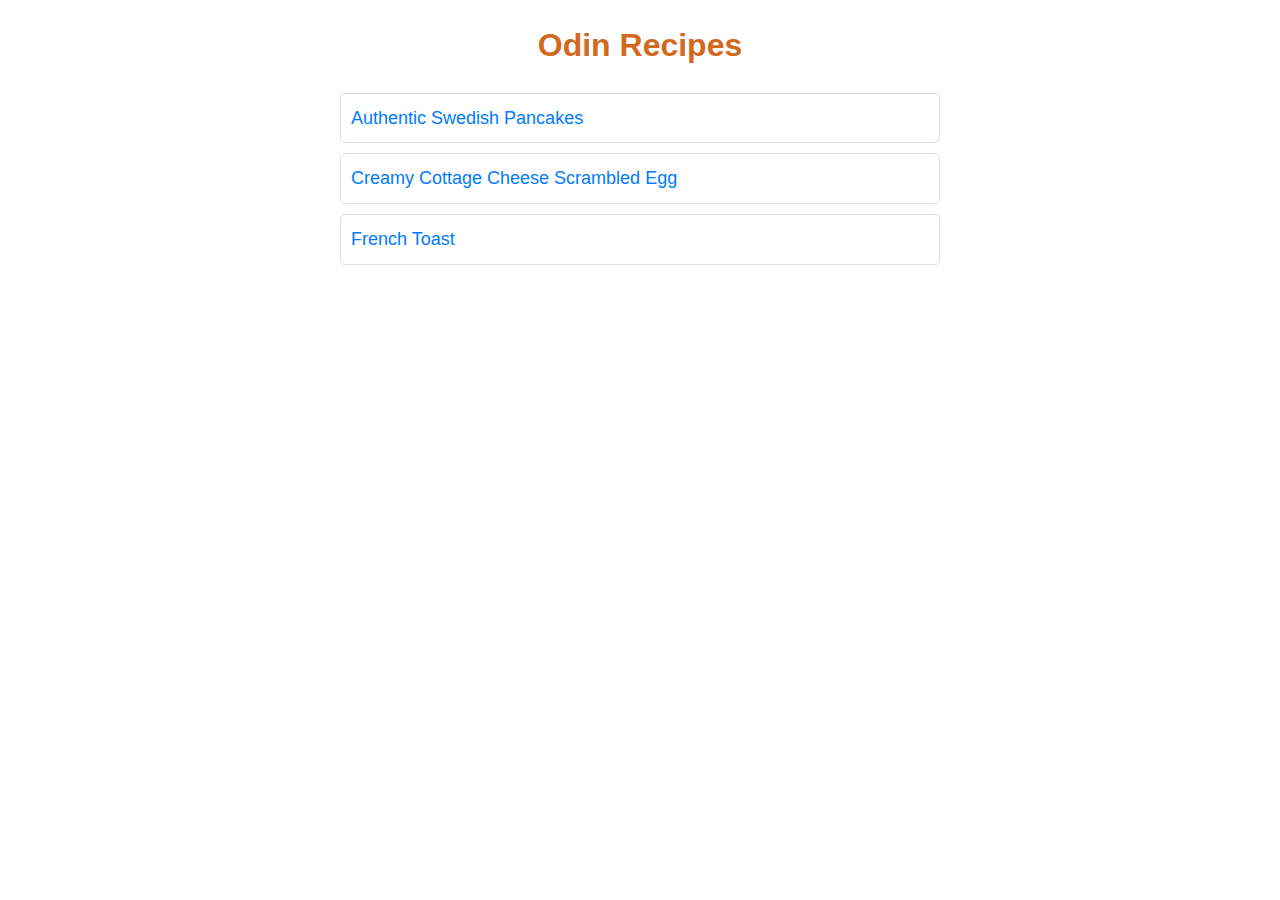
<file: index.html>
<!DOCTYPE html>
<html lang="en">
  <head>
    <meta charset="UTF-8" />
    <meta name="viewport" content="width=device-width, initial-scale=1.0" />
    <title>Odin Recipes</title>
    <link rel="stylesheet" href="styles.css" />
  </head>
  <body id="main-page">
    <h1>Odin Recipes</h1>
    <ul id="main-page-ul">
      <li>
        <a href="recipes/authentic-swedish-pancakes.html"
          >Authentic Swedish Pancakes</a
        >
      </li>
      <li>
        <a href="recipes/creamy-cottage-cheese-scrambled-eggs.html"
          >Creamy Cottage Cheese Scrambled Egg</a
        >
      </li>
      <li><a href="recipes/french_toast.html">French Toast</a></li>
    </ul>
  </body>
</html>
</file>
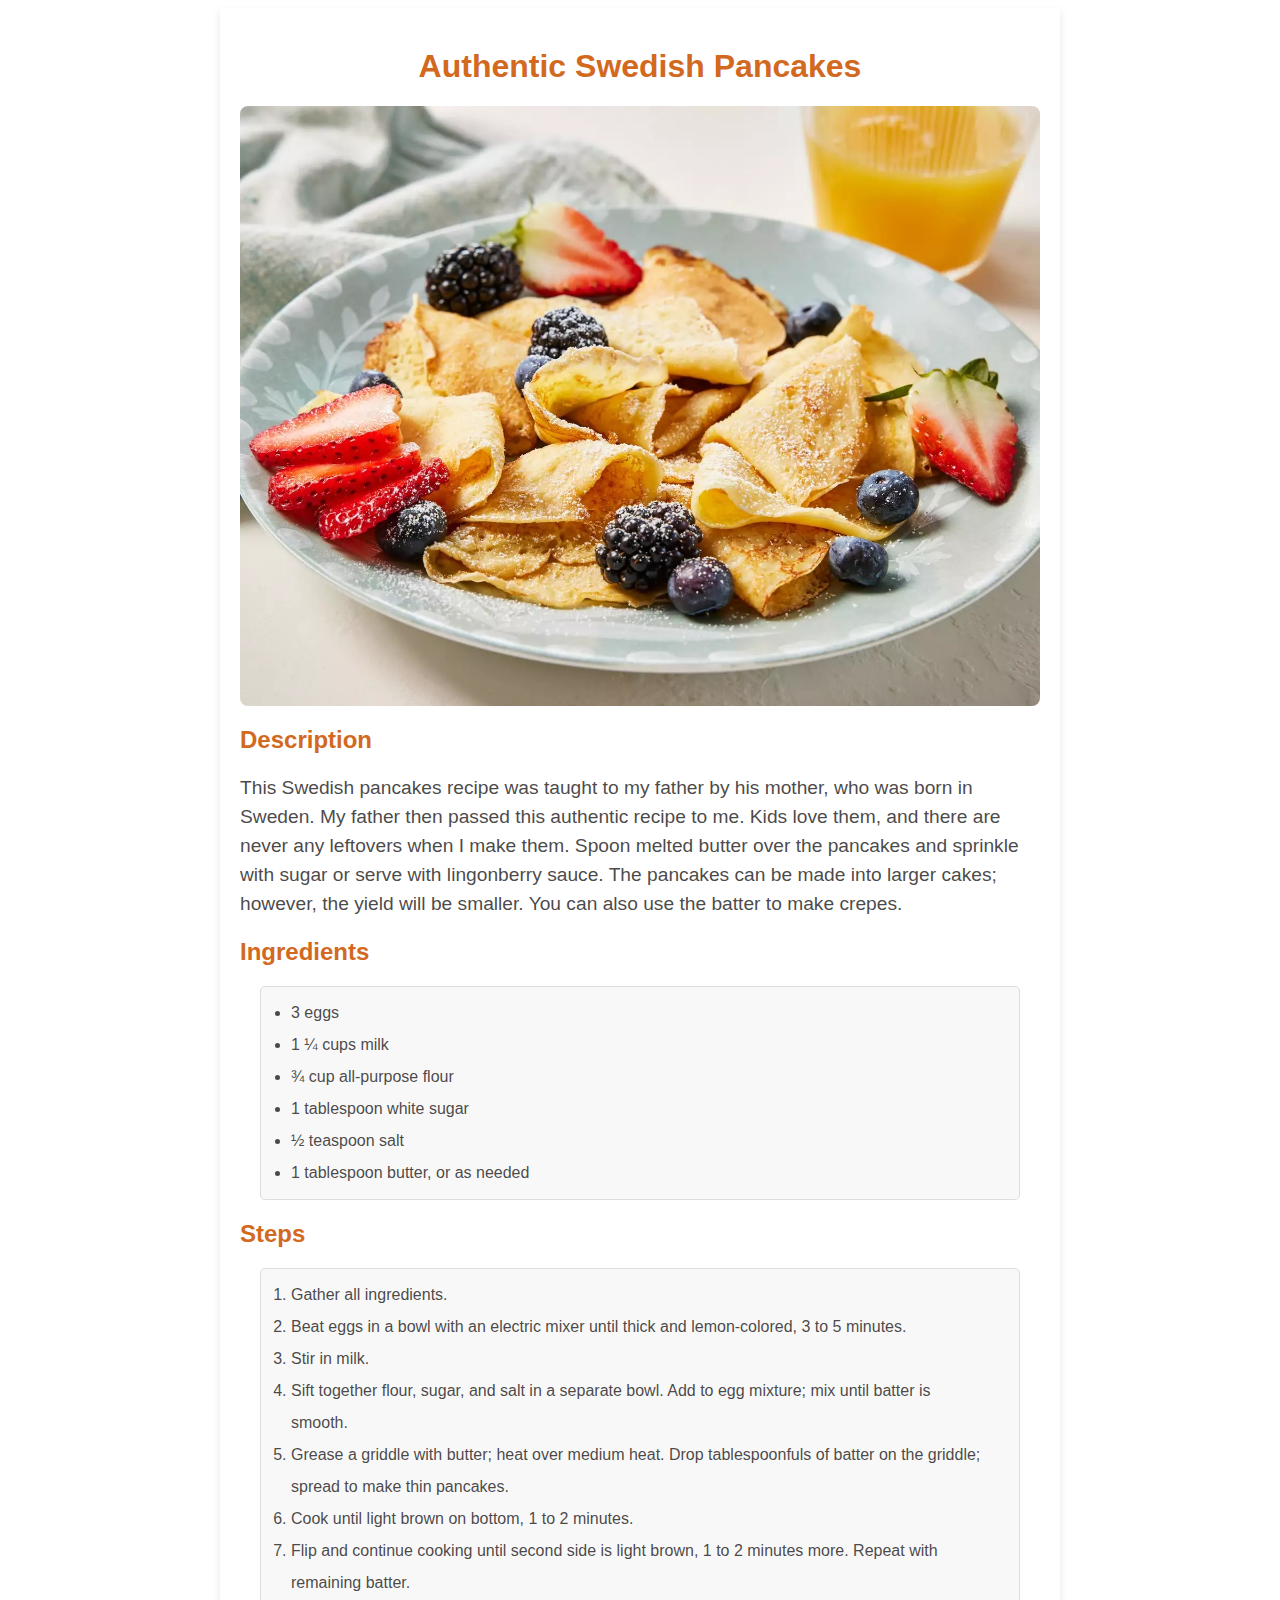
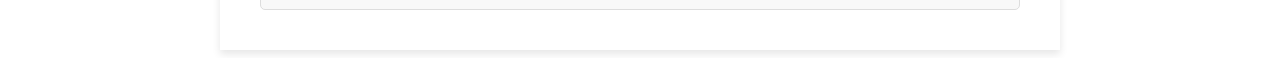
<file: recipes/authentic-swedish-pancakes.html>
<!DOCTYPE html>
<html lang="en">
<head>
    <meta charset="UTF-8">
    <meta name="viewport" content="width=device-width, initial-scale=1.0">
    <title>Authentic Swedish Pancakes</title>
    <link rel="stylesheet" href="../styles.css">
</head>
<body>
    <div id="main-content">
<h1>Authentic Swedish Pancakes</h1>
<img src="../images/authentic-swedish-pancakes.jpeg" alt="Authentic Swedish Pancakes" height="600" width="800" >
<h2>Description</h2>
<p class="recipe-description">This Swedish pancakes recipe was taught to my father by his mother, who was born in Sweden. My father then passed this authentic recipe to me. Kids love them, and there are never any leftovers when I make them. Spoon melted butter over the pancakes and sprinkle with sugar or serve with lingonberry sauce. The pancakes can be made into larger cakes; however, the yield will be smaller. You can also use the batter to make crepes.</p>
<h2>Ingredients</h2>
<ul class="ingredients-list">
    <li>3 eggs</li>
    <li>1 ¼ cups milk</li>
    <li>¾ cup all-purpose flour</li>
    <li>1 tablespoon white sugar</li>
    <li>½ teaspoon salt</li>
    <li>1 tablespoon butter, or as needed</li>
</ul>

<h2>Steps</h2>
<ol class="steps-list">
    <li>Gather all ingredients.</li>
    <li>Beat eggs in a bowl with an electric mixer until thick and lemon-colored, 3 to 5 minutes.</li>
    <li>Stir in milk.</li>
    <li>Sift together flour, sugar, and salt in a separate bowl. Add to egg mixture; mix until batter is smooth.</li>
    <li>Grease a griddle with butter; heat over medium heat. Drop tablespoonfuls of batter on the griddle; spread to make thin pancakes.</li>
    <li>Cook until light brown on bottom, 1 to 2 minutes.</li>
    <li>Flip and continue cooking until second side is light brown, 1 to 2 minutes more. Repeat with remaining batter.</li>
</ol>
</div>
</body>
</html>
</file>
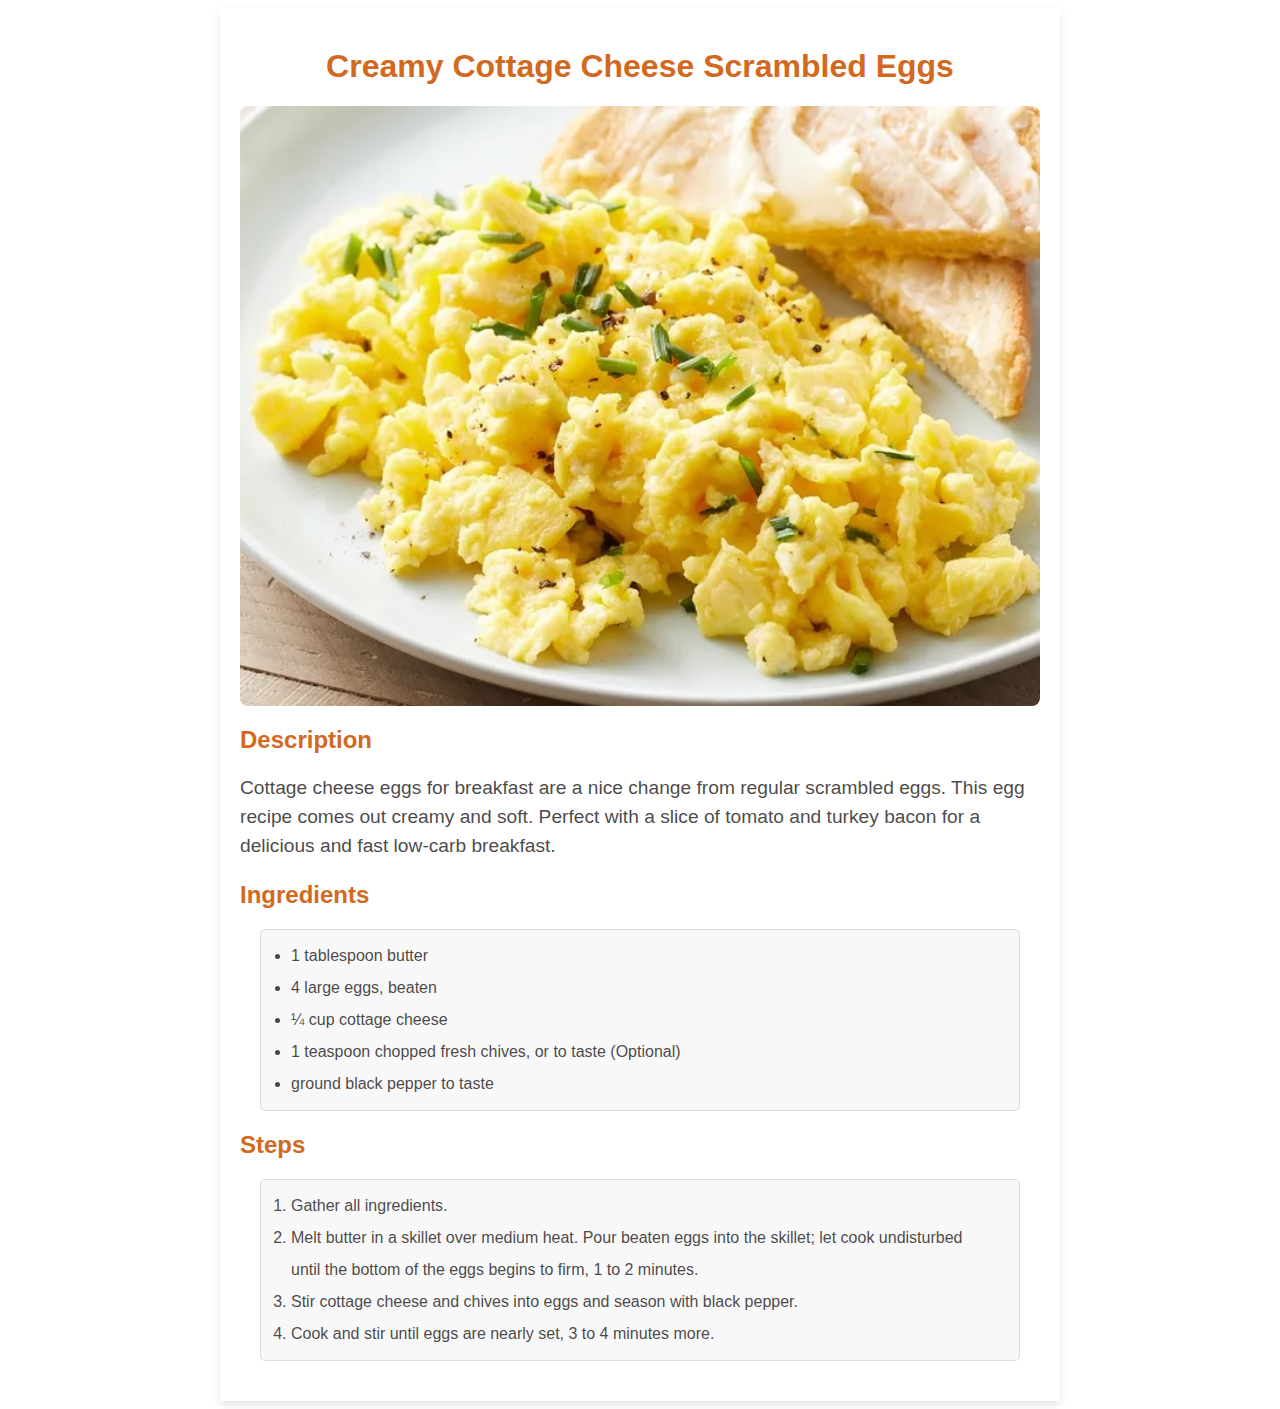
<file: recipes/creamy-cottage-cheese-scrambled-eggs.html>
<!DOCTYPE html>
<html lang="en">
<head>
    <meta charset="UTF-8">
    <meta name="viewport" content="width=device-width, initial-scale=1.0">
    <title>Creamy Cottage Cheese Scrambled Eggs</title>
    <link rel="stylesheet" href="../styles.css">
</head>
<body>
    <div id="main-content">
<h1>Creamy Cottage Cheese Scrambled Eggs</h1>
<img src="../images/CreamyCottageCheeseScrambled.jpeg" alt="Creamy Cottage Cheese Scrambled Eggs" height="600" width="800" >
<h2>Description</h2>
<p class="recipe-description">Cottage cheese eggs for breakfast are a nice change from regular scrambled eggs. This egg recipe comes out creamy and soft. Perfect with a slice of tomato and turkey bacon for a delicious and fast low-carb breakfast.</p>
<h2>Ingredients</h2>
<ul class="ingredients-list">
    <li>1 tablespoon butter</li>
    <li>4 large eggs, beaten</li>
    <li>¼ cup cottage cheese</li>
    <li>1 teaspoon chopped fresh chives, or to taste (Optional)</li>
    <li>ground black pepper to taste</li>
</ul>

<h2>Steps</h2>
<ol class="steps-list">
    <li>Gather all ingredients.</li>
    <li>Melt butter in a skillet over medium heat. Pour beaten eggs into the skillet; let cook undisturbed until the bottom of the eggs begins to firm, 1 to 2 minutes.</li>
    <li>Stir cottage cheese and chives into eggs and season with black pepper.</li>
    <li>Cook and stir until eggs are nearly set, 3 to 4 minutes more.</li>
</ol>
</div>
</body>
</html>
</file>
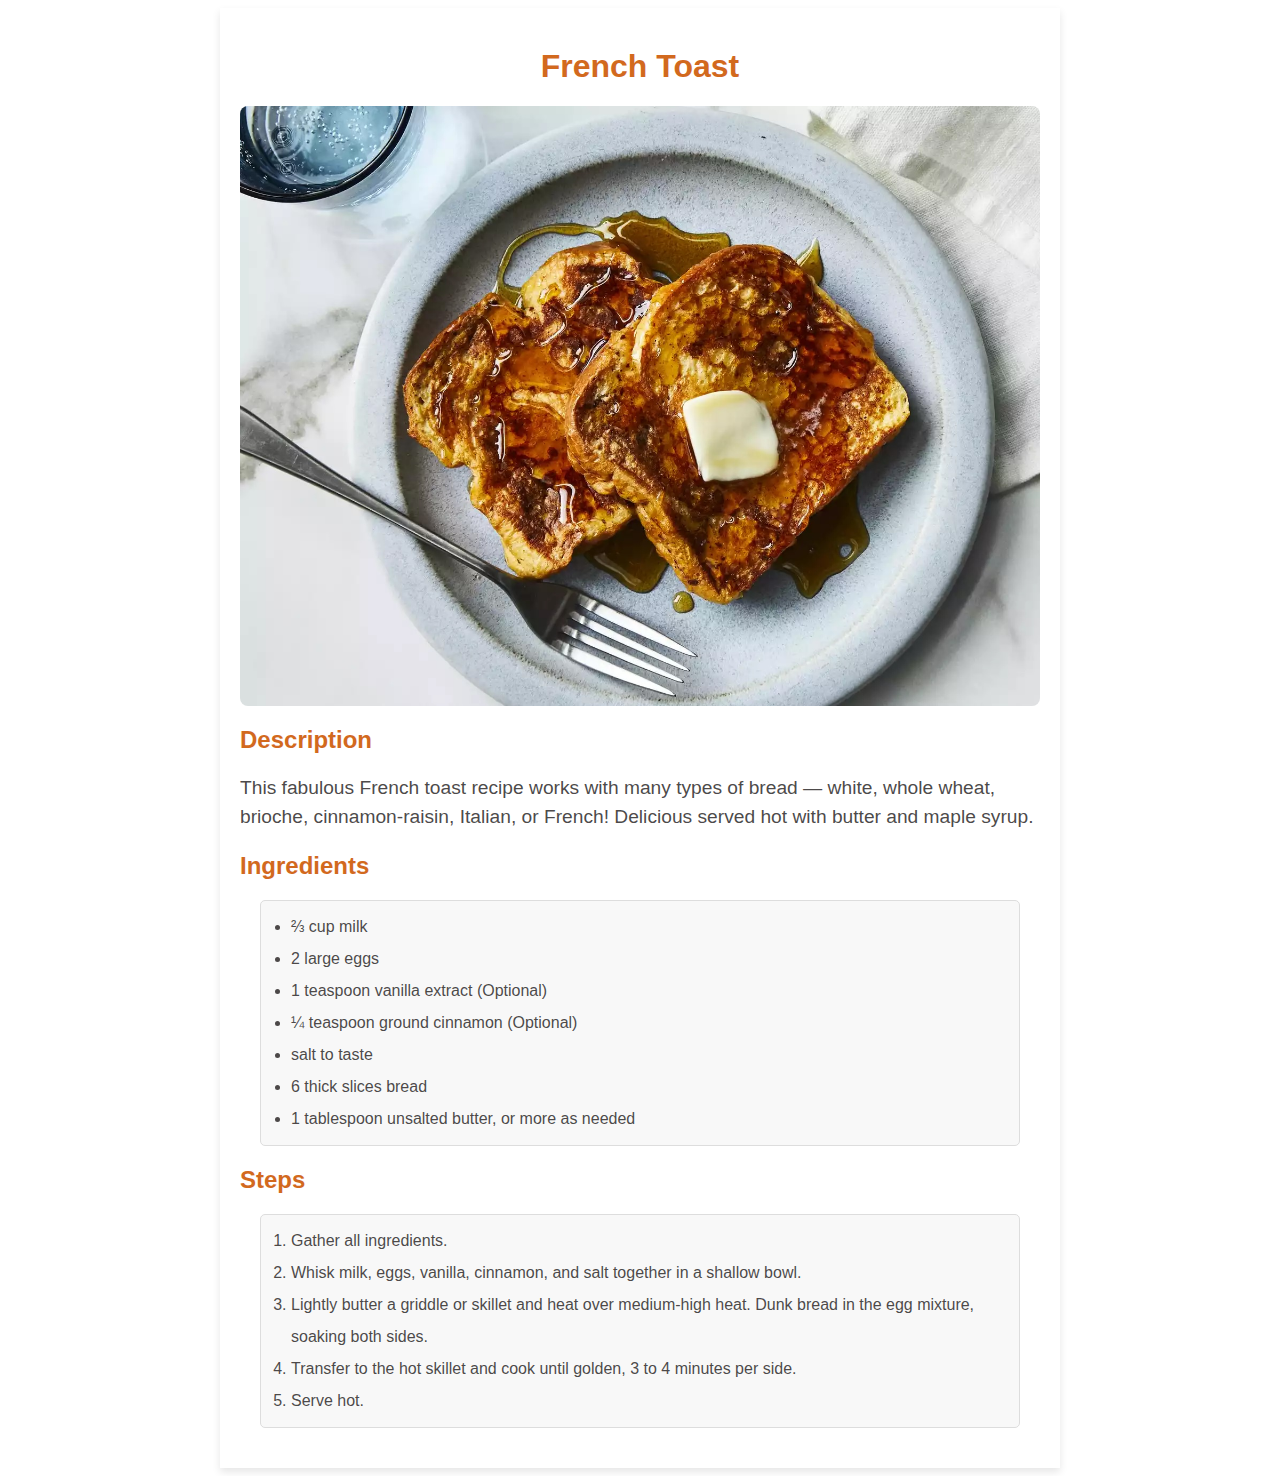
<file: recipes/french_toast.html>
<!DOCTYPE html>
<html lang="en">
<head>
    <meta charset="UTF-8">
    <meta name="viewport" content="width=device-width, initial-scale=1.0">
    <title>French Toast</title>
    <link rel="stylesheet" href="../styles.css">
</head>
<body>
    <div id="main-content">
    <h1>French Toast</h1>
    <img src="../images/french-toast.jpeg" alt="French Toast" height="600" width="800">
    <h2>Description</h2>
<p class="recipe-description">This fabulous French toast recipe works with many types of bread — white, whole wheat, brioche, cinnamon-raisin, Italian, or French! Delicious served hot with butter and maple syrup.</p>
<h2>Ingredients</h2>
<ul class="ingredients-list">
    <li>⅔ cup milk</li>
    <li>2 large eggs</li>
    <li>1 teaspoon vanilla extract (Optional)</li>
    <li>¼ teaspoon ground cinnamon (Optional)</li>
    <li>salt to taste</li>
    <li>6 thick slices bread</li>
    <li>1 tablespoon unsalted butter, or more as needed</li>
</ul>

<h2>Steps</h2>
<ol class="steps-list">
    <li>Gather all ingredients.</li>
    <li>Whisk milk, eggs, vanilla, cinnamon, and salt together in a shallow bowl.</li>
    <li>Lightly butter a griddle or skillet and heat over medium-high heat. Dunk bread in the egg mixture, soaking both sides.</li>
    <li>Transfer to the hot skillet and cook until golden, 3 to 4 minutes per side.</li>
    <li>Serve hot.</li>
</ol>
</div>
</body>
</html>
</file>
<file: styles.css>
body {
    font-family: SourceSansPro, Helvetica, sans-serif;
    color: rgba(66, 62, 62, 0.95);
  }
  
  #main-content {
    max-width: 800px;
    margin: 0 auto;
    padding: 20px;
    background-color: #fff;
    box-shadow: 0 4px 8px rgba(0, 0, 0, 0.1);
  }
  
  h1 {
    color: #d2691e;
    text-align: center;
    margin-top: 20px;
  }
  
  h2 {
    color: #d2691e;
    margin-top: 20px;
  }
  
  body p {
    font-size: 1rem;
    line-height: 1.6;
  }
  
  img {
    display: block;
    margin: 0 auto;
    border-radius: 8px;
  }
  
  ul, ol {
    margin: 20px;
    padding-left: 40px;
  }
  
  .recipe-description {
    font-size: 1.2rem;
    line-height: 1.5;
  }
  
  .ingredients-list, .steps-list {
    background-color: #f8f8f8;
    border: 1px solid #ddd;
    border-radius: 5px;
    padding: 10px 30px;
    line-height: 2;
  }
  
  a {
    text-decoration: none;
    color: #007BFF;
    font-size: 18px;
    display: block;
    padding: 10px;
    border-radius: 5px;
    background-color: #fff;
    border: 1px solid #ddd;
  }
  
  a:hover {
    background-color: #f1f1f1;
    color: #0056b3;
    text-decoration: underline;
  }
  
  #main-page {
    line-height: 1.6;
    margin: 0;
    padding: 0;
  }
  
  #main-page-ul {
    list-style-type: none;
    padding: 0;
    margin: 20px auto;
    max-width: 600px;
  }
  
  #main-page-ul li {
    margin: 10px 0;
  }
</file>
